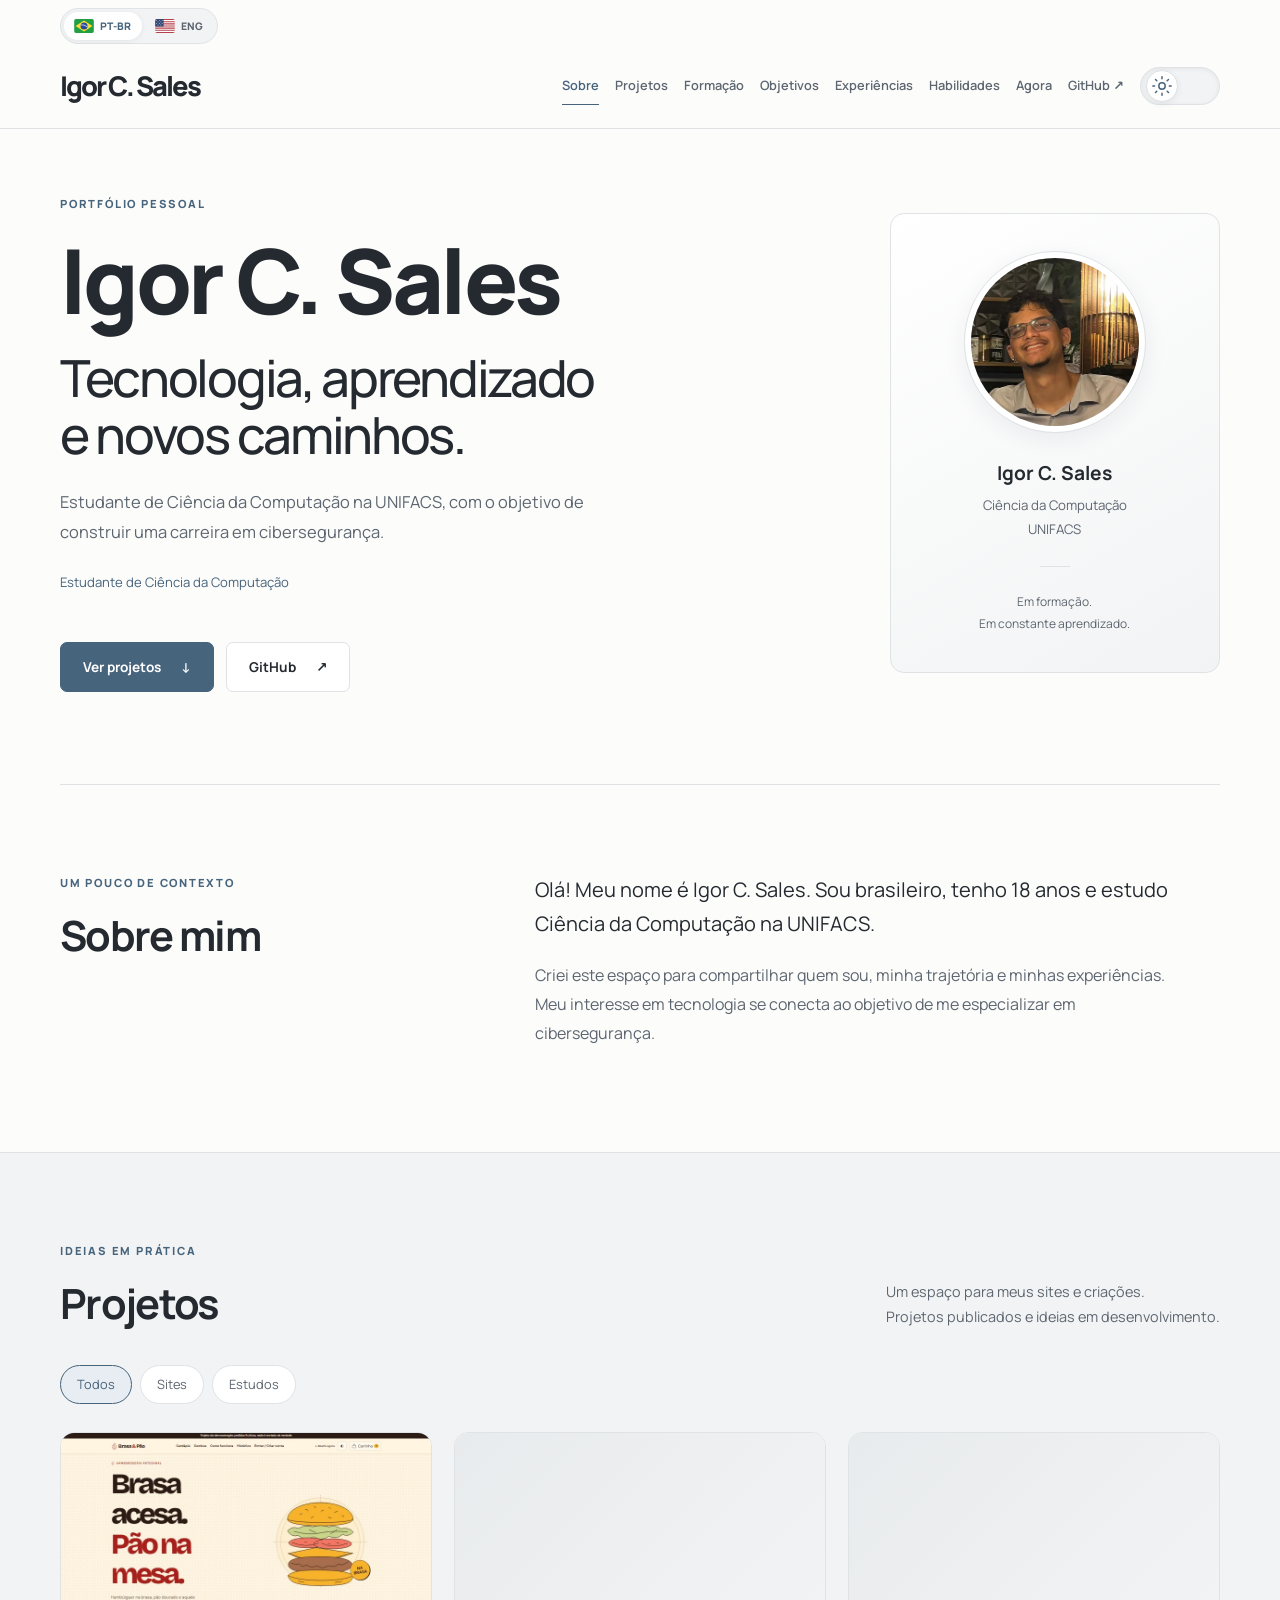
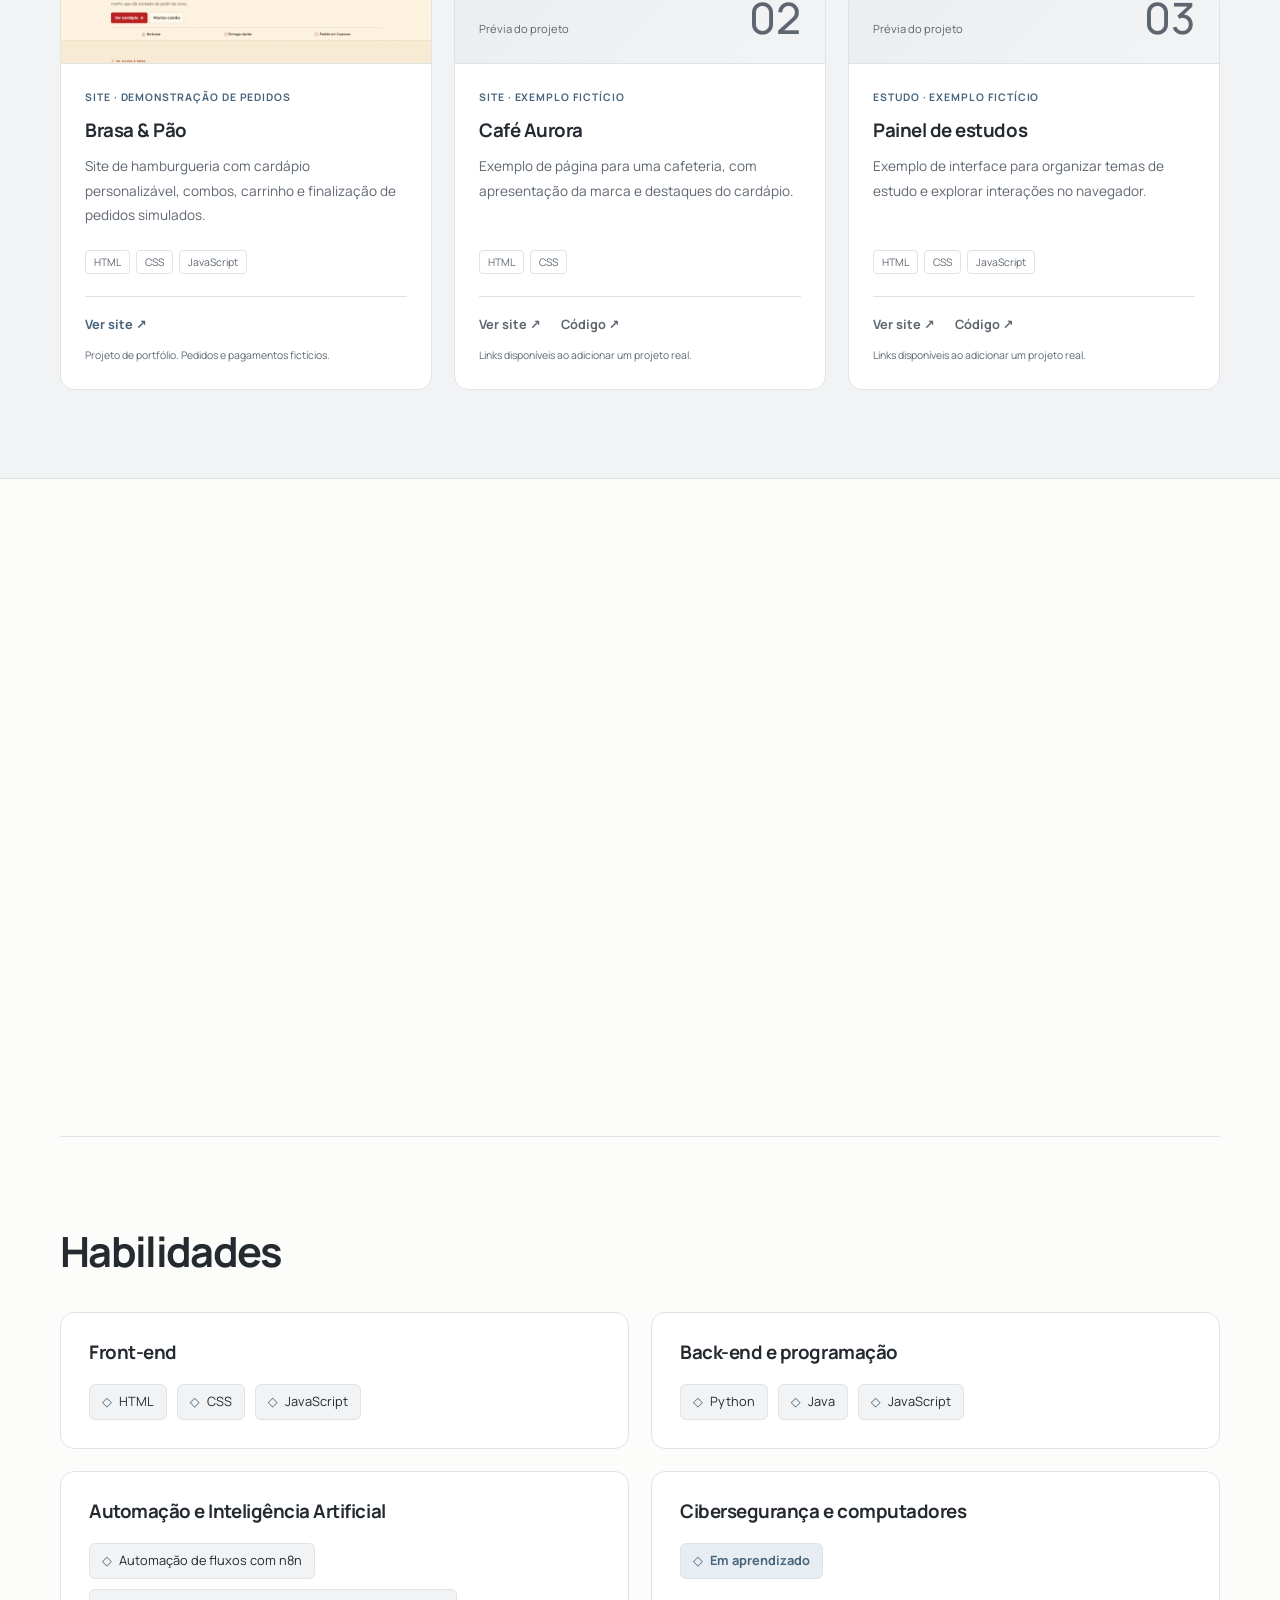
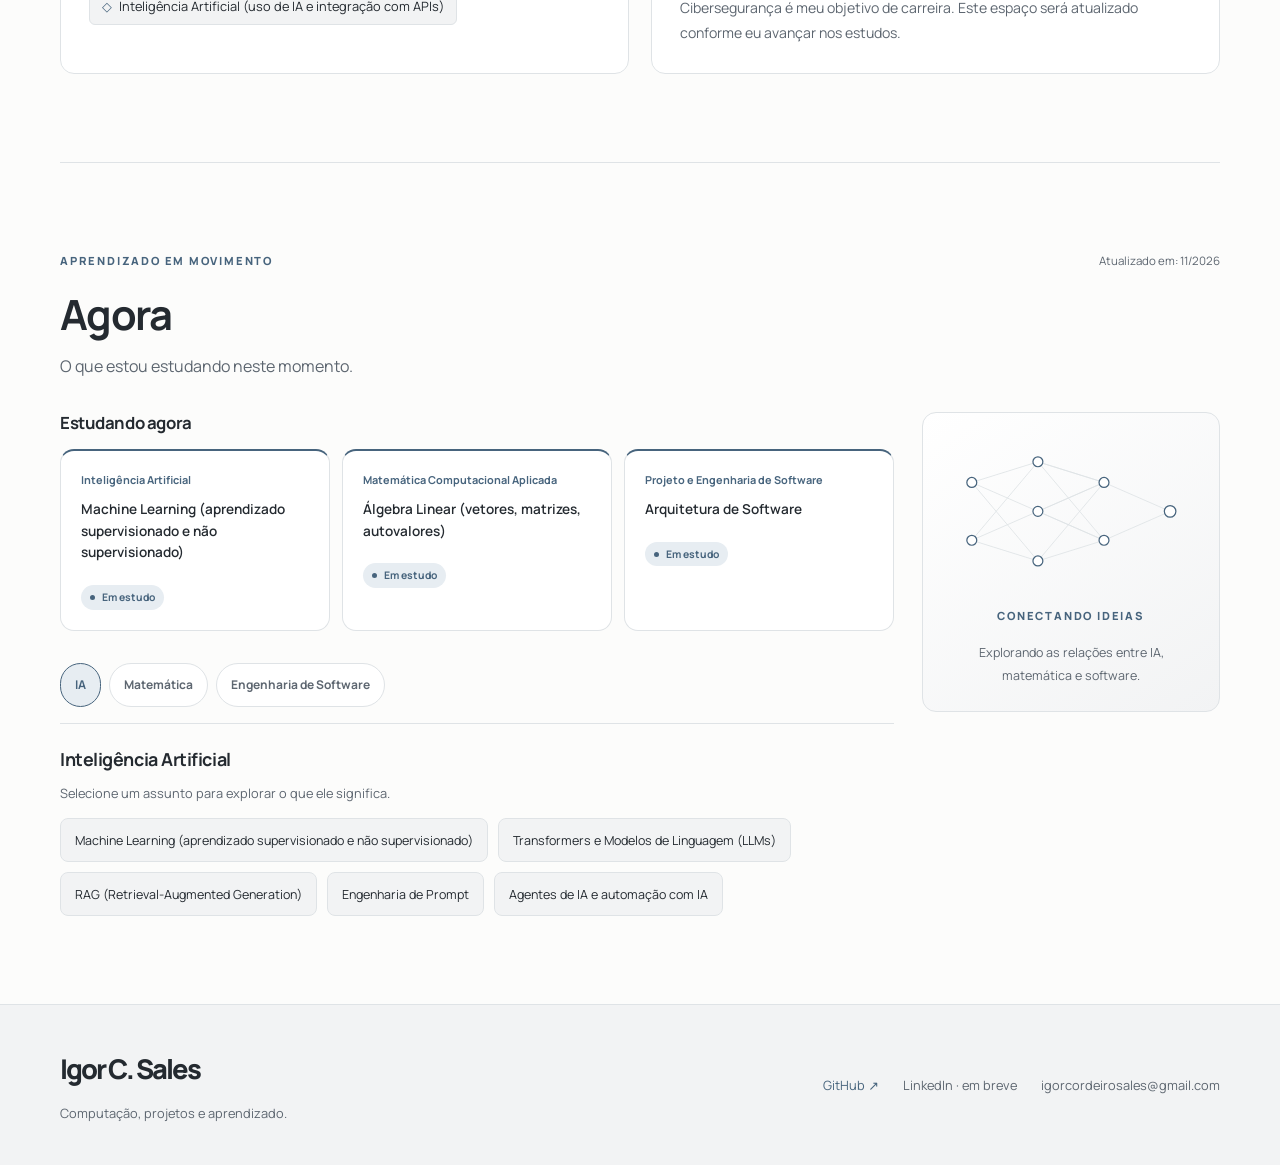
<file: index.html>
<!DOCTYPE html>
<html lang="pt-BR">
<head>
    <meta charset="UTF-8">
    <meta name="viewport" content="width=device-width, initial-scale=1.0">
    <title>Igor C. Sales | Computação, projetos e cibersegurança</title>
    <meta name="description" content="Portfólio de Igor C. Sales, estudante de Ciência da Computação na UNIFACS. Conheça minha trajetória, meus projetos e meu interesse em cibersegurança.">
    <meta name="theme-color" content="#fcfcfb">
    <!-- Script mínimo antes do CSS; hash correspondente na CSP de vercel.json. -->
    <script>(()=>{let t;try{t=localStorage.getItem('portfolio-theme')}catch{}if(t!=='light'&&t!=='dark')t=matchMedia('(prefers-color-scheme: dark)').matches?'dark':'light';document.documentElement.dataset.theme=t;const m=document.querySelector('meta[name="theme-color"]');if(m)m.content=t==='dark'?'#1b2027':'#fcfcfb'})();</script>
    <link rel="canonical" href="https://igordev-portifolio.vercel.app/">
    <meta property="og:title" content="Igor C. Sales | Computação, projetos e cibersegurança">
    <meta property="og:description" content="Portfólio de Igor C. Sales, estudante de Ciência da Computação na UNIFACS. Conheça minha trajetória, meus projetos e meu interesse em cibersegurança.">
    <meta property="og:type" content="website">
    <meta property="og:locale" content="pt_BR">
    <meta property="og:url" content="https://igordev-portifolio.vercel.app/">
    <meta property="og:image" content="https://igordev-portifolio.vercel.app/img/og-image.png">
    <meta property="og:image:type" content="image/png">
    <meta property="og:image:width" content="1200">
    <meta property="og:image:height" content="630">
    <meta property="og:image:alt" content="Igor C. Sales — portfólio pessoal">
    <meta name="twitter:card" content="summary_large_image">
    <meta name="twitter:title" content="Igor C. Sales | Computação, projetos e cibersegurança">
    <meta name="twitter:description" content="Portfólio de Igor C. Sales, estudante de Ciência da Computação na UNIFACS. Conheça minha trajetória, meus projetos e meu interesse em cibersegurança.">
    <meta name="twitter:image" content="https://igordev-portifolio.vercel.app/img/og-image.png">
    <meta name="twitter:image:alt" content="Igor C. Sales — portfólio pessoal">
    <link rel="preconnect" href="https://fonts.googleapis.com">
    <link rel="preconnect" href="https://fonts.gstatic.com" crossorigin>
    <link href="https://fonts.googleapis.com/css2?family=Manrope:wght@400;500;600;700;800&display=swap" rel="stylesheet">
    <link rel="alternate" hreflang="pt-BR" href="https://igordev-portifolio.vercel.app/">
    <link rel="alternate" hreflang="en" href="https://igordev-portifolio.vercel.app/en.html">
    <link rel="alternate" hreflang="x-default" href="https://igordev-portifolio.vercel.app/">
    <link rel="icon" href="favicon.ico" sizes="32x32">
    <link rel="icon" href="favicon.svg" type="image/svg+xml">
    <link rel="stylesheet" href="style.css">
    <script src="script.js" defer></script>
    <script src="theme.js" defer></script>
    <script src="now.js" defer></script>
</head>
<body>
    <a class="skip-link" href="#conteudo">Pular para o conteúdo</a>
    <div class="reading-progress" aria-hidden="true"></div>
    <header class="site-header">
        <div class="language-bar container">
            <!-- Links funcionam sem JavaScript; a página ativa é indicada por aria-current. -->
            <nav class="language-switch" aria-label="Escolher idioma">
                <a href="index.html" lang="pt-BR" hreflang="pt-BR" aria-label="PT-BR — Português do Brasil" aria-current="page"><img src="flag-br.svg" alt="" width="20" height="14"><span>PT-BR</span></a>
                <a href="en.html" lang="en" hreflang="en" aria-label="ENG — Ler em inglês"><img src="flag-us.svg" alt="" width="20" height="14"><span>ENG</span></a>
            </nav>
        </div>
        <nav class="navigation container" aria-label="Navegação principal">
            <a class="brand" href="#inicio" aria-label="Igor C. Sales, início">Igor C. Sales</a>
            <button class="menu-toggle" type="button" aria-controls="menu" aria-expanded="false" hidden>Menu <span aria-hidden="true">☰</span></button>
            <ul id="menu" class="nav-links">
                <li><a href="#sobre">Sobre</a></li>
                <li><a href="#projetos">Projetos</a></li>
                <li><a href="#formacao">Formação</a></li>
                <li><a href="#objetivos">Objetivos</a></li>
                <li><a href="#experiencias">Experiências</a></li>
                <li><a href="#habilidades">Habilidades</a></li>
                <li><a href="#agora">Agora</a></li>
                <li><a href="https://github.com/tocadosdev" target="_blank" rel="noopener noreferrer" aria-label="Perfil de Igor C. Sales no GitHub, abre em nova aba">GitHub <span aria-hidden="true">↗</span></a></li>
                <li class="theme-menu-item"><button class="theme-toggle" type="button" aria-label="Ativar modo escuro" aria-pressed="false" hidden>
                        <span class="theme-track" aria-hidden="true"></span>
                        <span class="theme-knob" aria-hidden="true">
                            <svg class="theme-icon theme-sun" viewBox="0 0 24 24" width="22" height="22" fill="none" stroke="currentColor" stroke-width="1.6" stroke-linecap="round" focusable="false">
                                <circle cx="12" cy="12" r="3.5"/>
                                <g class="theme-sun-rays"><path d="M12 2v2M12 20v2M2 12h2M20 12h2M4.93 4.93l1.42 1.42M17.65 17.65l1.42 1.42M4.93 19.07l1.42-1.42M17.65 6.35l1.42-1.42"/></g>
                            </svg>
                            <svg class="theme-icon theme-moon" viewBox="0 0 24 24" width="22" height="22" fill="none" stroke="currentColor" stroke-width="1.6" stroke-linecap="round" stroke-linejoin="round" focusable="false">
                                <path d="M18.3 15.7A7.3 7.3 0 0 1 8.3 5.7a7.5 7.5 0 1 0 10 10Z"/>
                                <g class="theme-stars"><path d="M17 3v4M15 5h4M21 9v2M20 10h2"/></g>
                            </svg>
                        </span>
                    </button></li>
            </ul>
        </nav>
    </header>

    <main id="conteudo" tabindex="-1">
        <section id="inicio" class="hero container" aria-labelledby="hero-title">
            <div class="hero-content">
                <p class="eyebrow">Portfólio pessoal</p>
                <h1 id="hero-title">Igor C. Sales<br><span class="hero-subtitle">Tecnologia, aprendizado<br>e novos caminhos.</span></h1>
                <p class="hero-description">Estudante de Ciência da Computação na UNIFACS, com o objetivo de construir uma carreira em cibersegurança.</p>
                <p class="typewriter" aria-hidden="true"><span id="typewriter">Estudante de Ciência da Computação</span></p>
                <div class="hero-actions">
                    <a class="button button-primary" href="#projetos">Ver projetos <span aria-hidden="true">↓</span></a>
                    <a class="button button-secondary" href="https://github.com/tocadosdev" target="_blank" rel="noopener noreferrer" aria-label="Perfil de Igor C. Sales no GitHub, abre em nova aba">GitHub <span aria-hidden="true">↗</span></a>
                </div>
            </div>
            <aside class="profile-panel" aria-label="Apresentação de Igor C. Sales">
                <div class="photo-placeholder">
                    <!-- Foto otimizada: WebP com fallback JPG; manter as dimensões reais. -->
                    <picture>
                        <source srcset="img/foto-igor.webp" type="image/webp">
                        <img src="img/foto-igor.jpg" alt="Foto de Igor C. Sales" width="360" height="445" loading="lazy" decoding="async">
                    </picture>
                </div>
                <p class="profile-name">Igor C. Sales</p>
                <p class="profile-detail">Ciência da Computação<br>UNIFACS</p>
                <span class="profile-rule" aria-hidden="true"></span>
                <p class="profile-caption">Em formação.<br>Em constante aprendizado.</p>
            </aside>
        </section>

        <section id="sobre" class="section container" aria-labelledby="sobre-title">
            <div class="section-heading" data-reveal>
                <p class="eyebrow">Um pouco de contexto</p>
                <h2 id="sobre-title">Sobre mim</h2>
            </div>
            <div class="about-copy" data-reveal>
                <p class="large-copy">Olá! Meu nome é Igor C. Sales. Sou brasileiro, tenho 18 anos e estudo Ciência da Computação na UNIFACS.</p>
                <p>Criei este espaço para compartilhar quem sou, minha trajetória e minhas experiências. Meu interesse em tecnologia se conecta ao objetivo de me especializar em cibersegurança.</p>
            </div>
        </section>

        <section id="projetos" class="projects-section section" aria-labelledby="projetos-title">
            <div class="container">
                <div class="projects-heading" data-reveal>
                    <div><p class="eyebrow">Ideias em prática</p><h2 id="projetos-title">Projetos</h2></div>
                    <p>Um espaço para meus sites e criações.<br>Projetos publicados e ideias em desenvolvimento.</p>
                </div>
                <div class="project-filters" role="group" aria-label="Filtrar projetos" hidden>
                    <button type="button" data-filter="todos" aria-pressed="true">Todos</button>
                    <button type="button" data-filter="sites" aria-pressed="false">Sites</button>
                    <button type="button" data-filter="estudos" aria-pressed="false">Estudos</button>
                </div>
                <p id="filter-status" class="sr-only" role="status" aria-live="polite"></p>
                <div class="project-grid">
                    <!-- NOVO PROJETO: copie um article.project-card, troque data-category, título, descrição e tags.
                         Substitua a prévia por <img src="img/projeto.jpg" alt="Prévia do projeto" width="800" height="500" loading="lazy">.
                         Troque os botões desativados por <a class="project-link" href="URL-REAL" target="_blank" rel="noopener noreferrer">Ver site ↗</a>
                         e outro link para Código. Não publique URLs fictícias. -->
                    <article class="project-card" data-category="sites" data-reveal>
                        <img src="img/brasa-e-pao.webp" alt="Página inicial da Brasa & Pão com ilustração de hambúrguer, cardápio e cores creme e vermelho" width="800" height="500" loading="lazy">
                        <div class="project-content">
                            <p class="project-kind">Site · Demonstração de pedidos</p>
                            <h3>Brasa &amp; Pão</h3>
                            <p>Site de hamburgueria com cardápio personalizável, combos, carrinho e finalização de pedidos simulados.</p>
                            <ul class="tags" aria-label="Tecnologias"><li>HTML</li><li>CSS</li><li>JavaScript</li></ul>
                            <div class="project-actions"><a class="project-link" href="https://brasa-e-pao-chi.vercel.app/" target="_blank" rel="noopener noreferrer">Ver site ↗</a></div>
                            <p class="project-note">Projeto de portfólio. Pedidos e pagamentos fictícios.</p>
                        </div>
                    </article>
                    <article class="project-card" data-category="sites" data-reveal>
                        <div class="project-preview" role="img" aria-label="Espaço reservado para prévia do projeto"><span>Prévia do projeto</span><span aria-hidden="true">02</span></div>
                        <div class="project-content">
                            <p class="project-kind">Site · Exemplo fictício</p>
                            <h3>Café Aurora</h3>
                            <p>Exemplo de página para uma cafeteria, com apresentação da marca e destaques do cardápio.</p>
                            <ul class="tags" aria-label="Tecnologias"><li>HTML</li><li>CSS</li></ul>
                            <div class="project-actions"><button class="project-link" type="button" disabled>Ver site ↗</button><button class="project-link" type="button" disabled>Código ↗</button></div>
                            <p class="project-note">Links disponíveis ao adicionar um projeto real.</p>
                        </div>
                    </article>
                    <article class="project-card" data-category="estudos" data-reveal>
                        <div class="project-preview" role="img" aria-label="Espaço reservado para prévia do projeto"><span>Prévia do projeto</span><span aria-hidden="true">03</span></div>
                        <div class="project-content">
                            <p class="project-kind">Estudo · Exemplo fictício</p>
                            <h3>Painel de estudos</h3>
                            <p>Exemplo de interface para organizar temas de estudo e explorar interações no navegador.</p>
                            <ul class="tags" aria-label="Tecnologias"><li>HTML</li><li>CSS</li><li>JavaScript</li></ul>
                            <div class="project-actions"><button class="project-link" type="button" disabled>Ver site ↗</button><button class="project-link" type="button" disabled>Código ↗</button></div>
                            <p class="project-note">Links disponíveis ao adicionar um projeto real.</p>
                        </div>
                    </article>
                </div>
            </div>
        </section>

        <div class="journey container">
            <section id="formacao" class="journey-row" aria-labelledby="formacao-title" data-reveal>
                <div><p class="eyebrow">Minha base</p><h2 id="formacao-title">Formação</h2></div>
                <div><h3>Ciência da Computação</h3><p>UNIFACS <span aria-hidden="true">·</span> Cursando</p><!-- Adicione cursos e certificações reais aqui. --></div>
            </section>
            <section id="objetivos" class="journey-row" aria-labelledby="objetivos-title" data-reveal>
                <div><p class="eyebrow">O próximo passo</p><h2 id="objetivos-title">Meus objetivos</h2></div>
                <div><h3>Construir uma carreira em cibersegurança</h3><p>Quero me especializar em cibersegurança e trabalhar nessa área, desenvolvendo conhecimentos para ajudar a proteger sistemas, redes e informações.</p></div>
            </section>
            <section id="experiencias" class="journey-row" aria-labelledby="experiencias-title" data-reveal>
                <div><p class="eyebrow">Minha trajetória</p><h2 id="experiencias-title">Experiências</h2></div>
                <div><h3>Um espaço em construção</h3><p>Em breve, compartilharei aqui minhas experiências, projetos e aprendizados.</p><!-- Substitua por suas experiências reais. --></div>
            </section>
        </div>

        <section id="habilidades" class="section container skills-section" aria-labelledby="habilidades-title">
            <div class="section-heading" data-reveal>
                <h2 id="habilidades-title">Habilidades</h2>
            </div>
            <!-- Para adicionar uma habilidade, copie um li da lista skills-tags da categoria.
                 Para uma categoria nova, copie um article.skill-card completo, altere o h3
                 e suas etiquetas. Mantenha data-reveal para usar a animação de entrada. -->
            <div class="skills-grid">
                <article class="skill-card" data-reveal>
                    <h3>Front-end</h3>
                    <ul class="skills-tags" aria-label="Habilidades de front-end">
                        <li><span aria-hidden="true">◇</span> HTML</li>
                        <li><span aria-hidden="true">◇</span> CSS</li>
                        <li><span aria-hidden="true">◇</span> JavaScript</li>
                    </ul>
                </article>
                <article class="skill-card" data-reveal>
                    <h3>Back-end e programação</h3>
                    <ul class="skills-tags" aria-label="Habilidades de back-end e programação">
                        <li><span aria-hidden="true">◇</span> Python</li>
                        <li><span aria-hidden="true">◇</span> Java</li>
                        <li><span aria-hidden="true">◇</span> JavaScript</li>
                    </ul>
                </article>
                <article class="skill-card" data-reveal>
                    <h3>Automação e Inteligência Artificial</h3>
                    <ul class="skills-tags" aria-label="Habilidades de automação e inteligência artificial">
                        <li><span aria-hidden="true">◇</span> Automação de fluxos com n8n</li>
                        <li><span aria-hidden="true">◇</span> Inteligência Artificial (uso de IA e integração com APIs)</li>
                    </ul>
                </article>
                <article class="skill-card" data-reveal>
                    <h3>Cibersegurança e computadores</h3>
                    <p class="learning-label"><span aria-hidden="true">◇</span> Em aprendizado</p>
                    <p class="skill-description">Cibersegurança é meu objetivo de carreira. Este espaço será atualizado conforme eu avançar nos estudos.</p>
                    <!-- Adicione ferramentas e habilidades reais aqui quando quiser. -->
                </article>
            </div>
        </section>

        <section id="agora" class="section container now-section" aria-labelledby="agora-title">
            <div class="now-heading" data-reveal>
                <div><p class="eyebrow">Aprendizado em movimento</p><h2 id="agora-title">Agora</h2><p>O que estou estudando neste momento.</p></div>
                <!-- Edite updated no topo de now.js para alterar mês/ano. -->
                <p class="now-updated"><span class="now-updated-label">Atualizado em: </span><time datetime="2026-11">11/2026</time></p>
            </div>
            <div class="now-layout">
                <!-- Áreas, temas, explicações e destaques ficam em NOW_DATA no topo de now.js. -->
                <div class="now-content">
                    <p>Inteligência Artificial · Matemática Computacional Aplicada · Projeto e Engenharia de Software</p>
                    <noscript><p>Ative o JavaScript para explorar os temas e suas explicações.</p></noscript>
                </div>
                <aside class="now-visual" aria-label="Conexões entre ideias">
                    <svg class="now-network" viewBox="0 0 300 180" aria-hidden="true" focusable="false">
                        <g class="now-connections" fill="none">
                            <path d="M30 55 110 30 190 55 270 90M30 55 110 90 190 55M30 55 110 150 190 125 270 90M30 125 110 30 190 125M30 125 110 90 190 125M30 125 110 150M110 30 190 55M110 90 190 125M110 150 190 55M110 90 190 55"/>
                        </g>
                        <g class="now-nodes">
                            <circle class="now-node" cx="30" cy="55" r="6"/><circle class="now-node" cx="30" cy="125" r="6"/>
                            <circle class="now-node" cx="110" cy="30" r="6"/><circle class="now-node" cx="110" cy="90" r="6"/><circle class="now-node" cx="110" cy="150" r="6"/>
                            <circle class="now-node" cx="190" cy="55" r="6"/><circle class="now-node" cx="190" cy="125" r="6"/>
                            <circle class="now-node" cx="270" cy="90" r="7"/>
                        </g>
                    </svg>
                    <p class="eyebrow">Conectando ideias</p>
                    <p>Explorando as relações entre IA, matemática e software.</p>
                </aside>
            </div>
        </section>
    </main>

    <footer class="site-footer">
        <div class="container footer-content">
            <div><a class="brand" href="#inicio">Igor C. Sales</a><p>Computação, projetos e aprendizado.</p></div>
            <div class="footer-links">
                <a href="https://github.com/tocadosdev" target="_blank" rel="noopener noreferrer" aria-label="Perfil de Igor C. Sales no GitHub, abre em nova aba">GitHub ↗</a>
                <!-- Substitua os textos abaixo por links reais quando quiser divulgar seus contatos. -->
                <span>LinkedIn · em breve</span><span>igorcordeirosales@gmail.com</span>
            </div>
        </div>
    </footer>
    <a class="back-to-top" href="#inicio" aria-label="Voltar ao topo" hidden>↑</a>
</body>
</html>
</file>
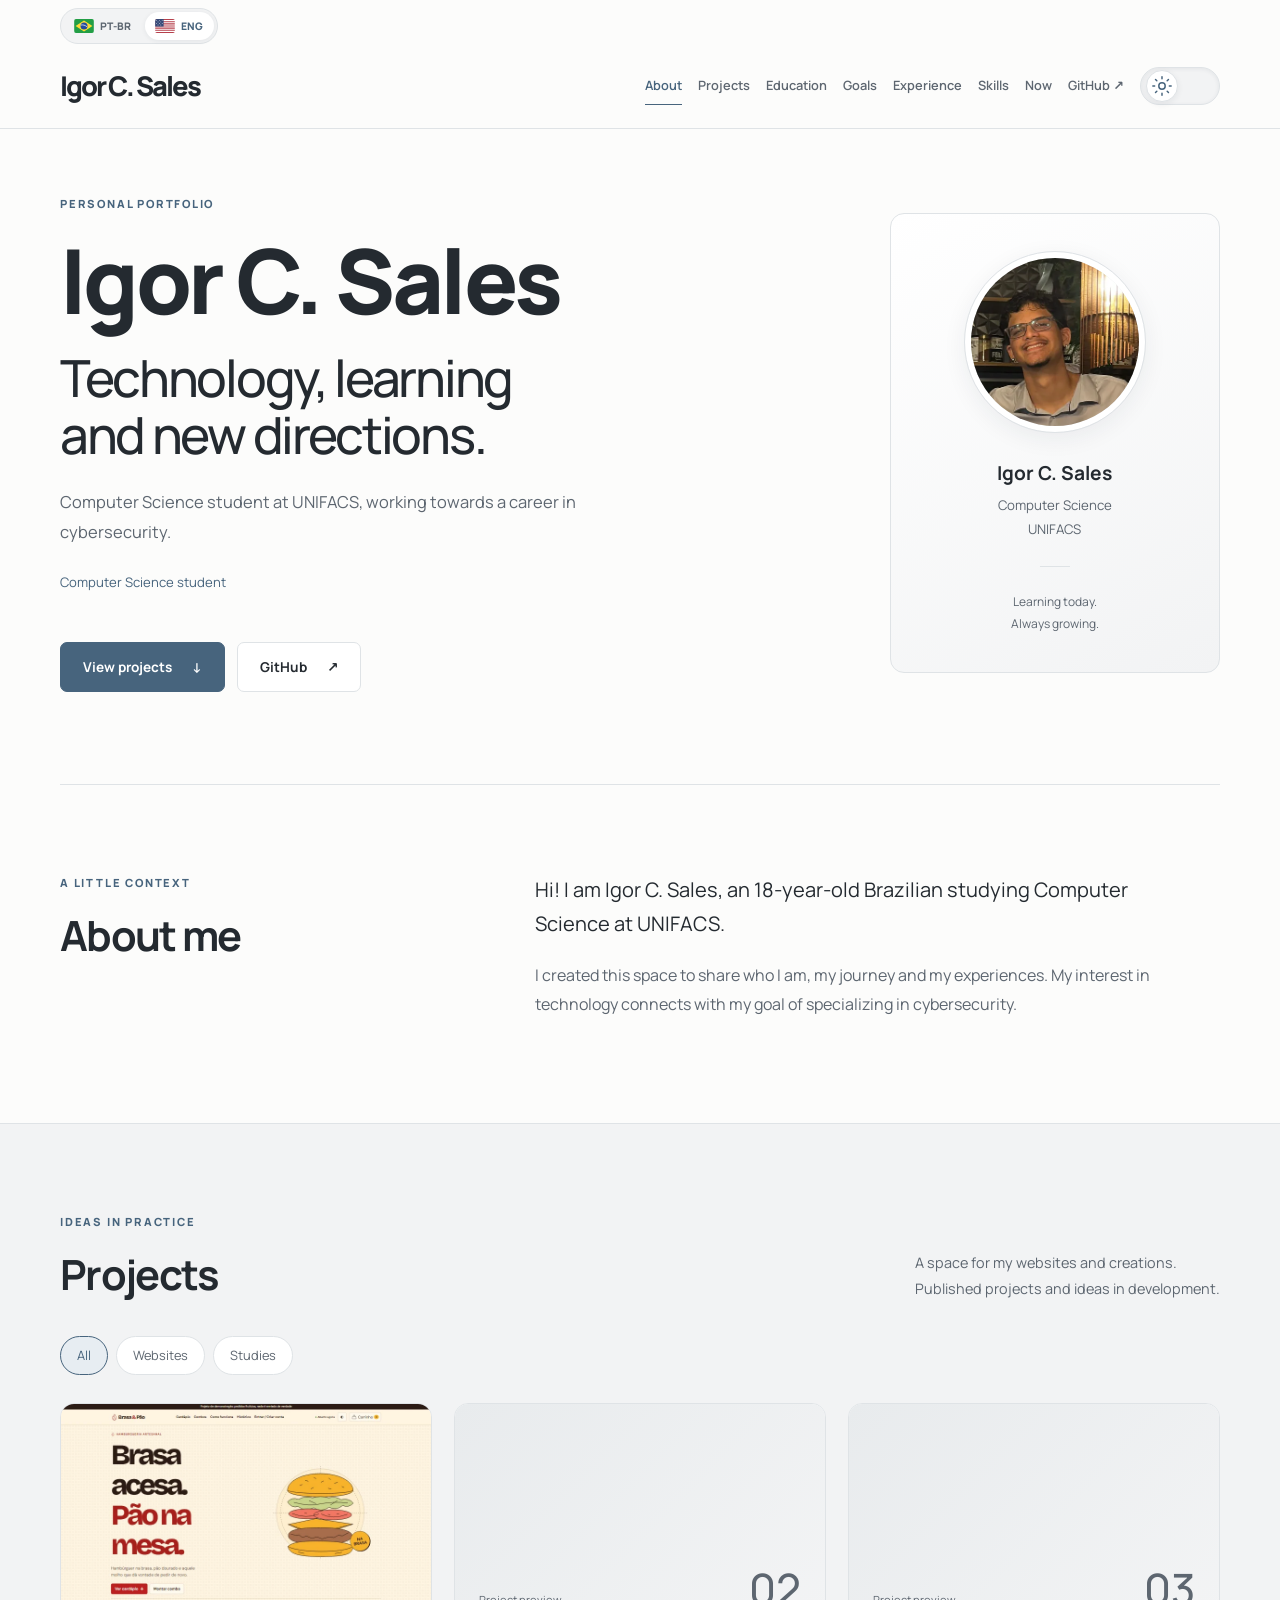
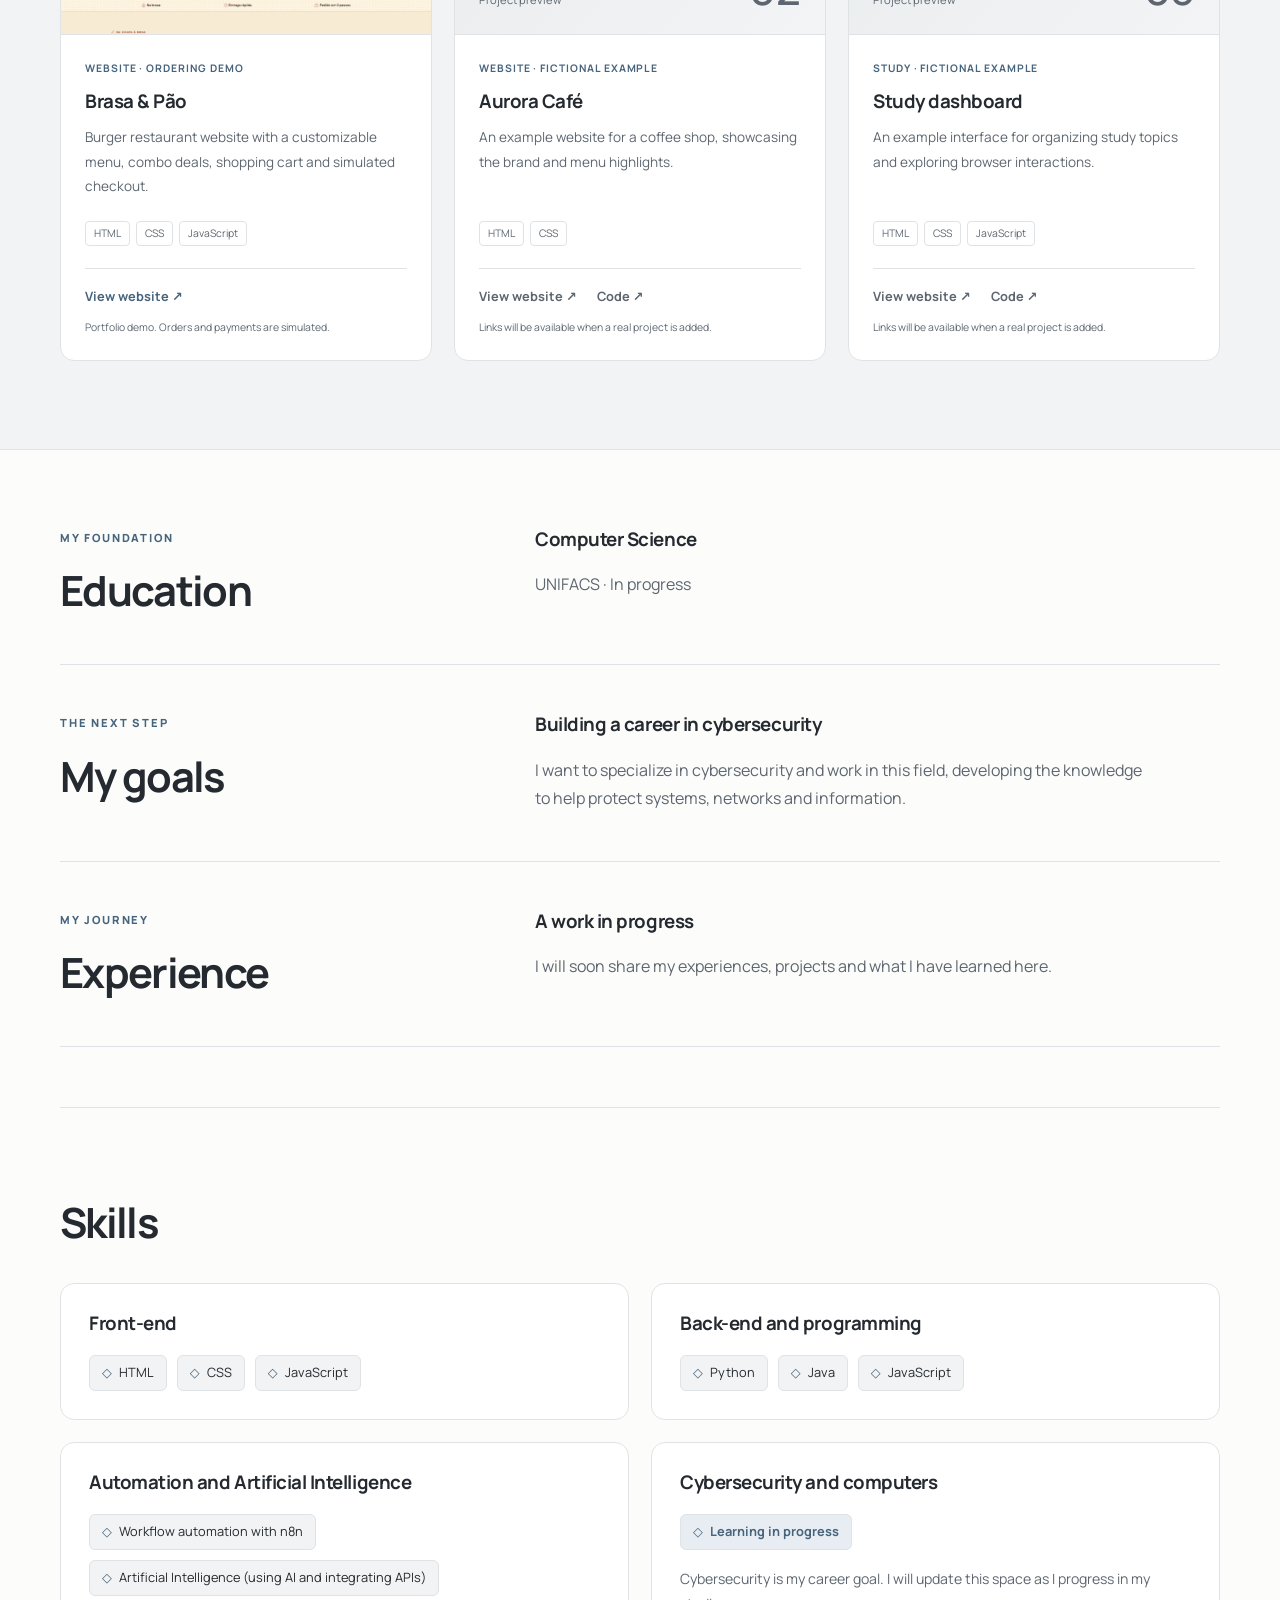
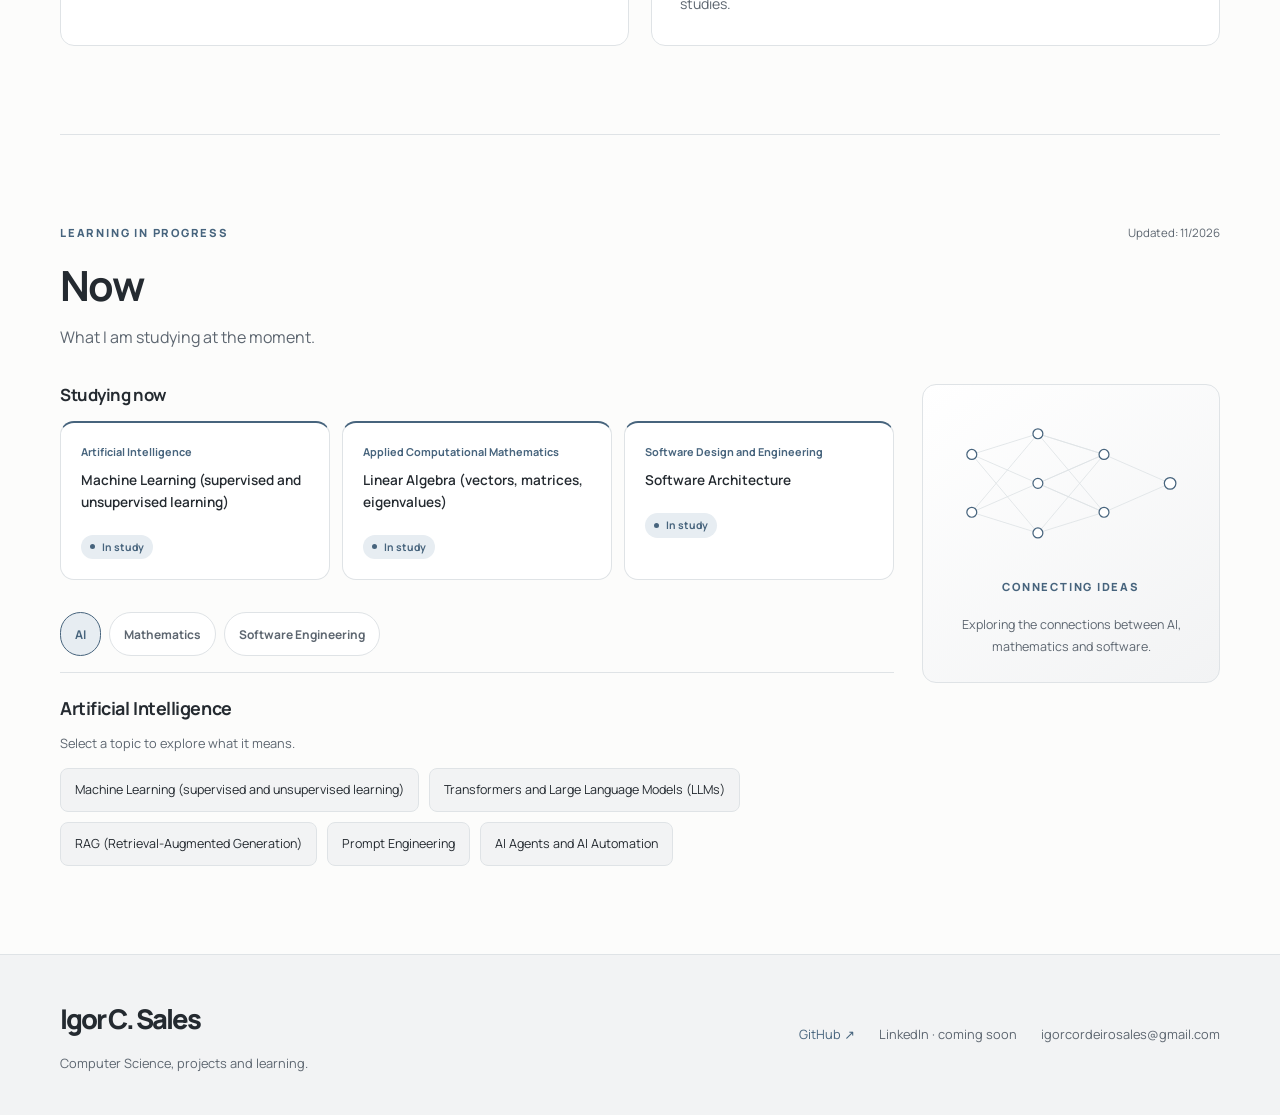
<file: en.html>
<!DOCTYPE html>
<html lang="en">
<head>
    <meta charset="UTF-8">
    <meta name="viewport" content="width=device-width, initial-scale=1.0">
    <title>Igor C. Sales | Computer Science, projects and cybersecurity</title>
    <meta name="description" content="Portfolio of Igor C. Sales, a Computer Science student at UNIFACS. Explore my background, projects and interest in cybersecurity.">
    <meta name="theme-color" content="#fcfcfb">
    <!-- Script mínimo antes do CSS; hash correspondente na CSP de vercel.json. -->
    <script>(()=>{let t;try{t=localStorage.getItem('portfolio-theme')}catch{}if(t!=='light'&&t!=='dark')t=matchMedia('(prefers-color-scheme: dark)').matches?'dark':'light';document.documentElement.dataset.theme=t;const m=document.querySelector('meta[name="theme-color"]');if(m)m.content=t==='dark'?'#1b2027':'#fcfcfb'})();</script>
    <link rel="canonical" href="https://igordev-portifolio.vercel.app/en.html">
    <meta property="og:title" content="Igor C. Sales | Computer Science, projects and cybersecurity">
    <meta property="og:description" content="Portfolio of Igor C. Sales, a Computer Science student at UNIFACS. Explore my background, projects and interest in cybersecurity.">
    <meta property="og:type" content="website">
    <meta property="og:locale" content="en_US">
    <meta property="og:url" content="https://igordev-portifolio.vercel.app/en.html">
    <meta property="og:image" content="https://igordev-portifolio.vercel.app/img/og-image.png">
    <meta property="og:image:type" content="image/png">
    <meta property="og:image:width" content="1200">
    <meta property="og:image:height" content="630">
    <meta property="og:image:alt" content="Igor C. Sales — personal portfolio">
    <meta name="twitter:card" content="summary_large_image">
    <meta name="twitter:title" content="Igor C. Sales | Computer Science, projects and cybersecurity">
    <meta name="twitter:description" content="Portfolio of Igor C. Sales, a Computer Science student at UNIFACS. Explore my background, projects and interest in cybersecurity.">
    <meta name="twitter:image" content="https://igordev-portifolio.vercel.app/img/og-image.png">
    <meta name="twitter:image:alt" content="Igor C. Sales — personal portfolio">
    <link rel="preconnect" href="https://fonts.googleapis.com">
    <link rel="preconnect" href="https://fonts.gstatic.com" crossorigin>
    <link href="https://fonts.googleapis.com/css2?family=Manrope:wght@400;500;600;700;800&display=swap" rel="stylesheet">
    <link rel="alternate" hreflang="pt-BR" href="https://igordev-portifolio.vercel.app/">
    <link rel="alternate" hreflang="en" href="https://igordev-portifolio.vercel.app/en.html">
    <link rel="alternate" hreflang="x-default" href="https://igordev-portifolio.vercel.app/">
    <link rel="icon" href="favicon.ico" sizes="32x32">
    <link rel="icon" href="favicon.svg" type="image/svg+xml">
    <link rel="stylesheet" href="style.css">
    <script src="script.js" defer></script>
    <script src="theme.js" defer></script>
    <script src="now.js" defer></script>
</head>
<body>
    <a class="skip-link" href="#conteudo">Skip to content</a>
    <div class="reading-progress" aria-hidden="true"></div>
    <header class="site-header">
        <div class="language-bar container">
            <!-- Links funcionam sem JavaScript; a página ativa é indicada por aria-current. -->
            <nav class="language-switch" aria-label="Choose language">
                <a href="index.html" lang="pt-BR" hreflang="pt-BR" aria-label="PT-BR — Read in Brazilian Portuguese"><img src="flag-br.svg" alt="" width="20" height="14"><span>PT-BR</span></a>
                <a href="en.html" lang="en" hreflang="en" aria-label="ENG — Read in English" aria-current="page"><img src="flag-us.svg" alt="" width="20" height="14"><span>ENG</span></a>
            </nav>
        </div>
        <nav class="navigation container" aria-label="Main navigation">
            <a class="brand" href="#inicio" aria-label="Igor C. Sales, home">Igor C. Sales</a>
            <button class="menu-toggle" type="button" aria-controls="menu" aria-expanded="false" hidden>Menu <span aria-hidden="true">☰</span></button>
            <ul id="menu" class="nav-links">
                <li><a href="#sobre">About</a></li>
                <li><a href="#projetos">Projects</a></li>
                <li><a href="#formacao">Education</a></li>
                <li><a href="#objetivos">Goals</a></li>
                <li><a href="#experiencias">Experience</a></li>
                <li><a href="#habilidades">Skills</a></li>
                <li><a href="#agora">Now</a></li>
                <li><a href="https://github.com/tocadosdev" target="_blank" rel="noopener noreferrer" aria-label="Igor C. Sales on GitHub, opens in a new tab">GitHub <span aria-hidden="true">↗</span></a></li>
                <li class="theme-menu-item"><button class="theme-toggle" type="button" aria-label="Enable dark mode" aria-pressed="false" hidden>
                        <span class="theme-track" aria-hidden="true"></span>
                        <span class="theme-knob" aria-hidden="true">
                            <svg class="theme-icon theme-sun" viewBox="0 0 24 24" width="22" height="22" fill="none" stroke="currentColor" stroke-width="1.6" stroke-linecap="round" focusable="false">
                                <circle cx="12" cy="12" r="3.5"/>
                                <g class="theme-sun-rays"><path d="M12 2v2M12 20v2M2 12h2M20 12h2M4.93 4.93l1.42 1.42M17.65 17.65l1.42 1.42M4.93 19.07l1.42-1.42M17.65 6.35l1.42-1.42"/></g>
                            </svg>
                            <svg class="theme-icon theme-moon" viewBox="0 0 24 24" width="22" height="22" fill="none" stroke="currentColor" stroke-width="1.6" stroke-linecap="round" stroke-linejoin="round" focusable="false">
                                <path d="M18.3 15.7A7.3 7.3 0 0 1 8.3 5.7a7.5 7.5 0 1 0 10 10Z"/>
                                <g class="theme-stars"><path d="M17 3v4M15 5h4M21 9v2M20 10h2"/></g>
                            </svg>
                        </span>
                    </button></li>
            </ul>
        </nav>
    </header>

    <main id="conteudo" tabindex="-1">
        <section id="inicio" class="hero container" aria-labelledby="hero-title">
            <div class="hero-content">
                <p class="eyebrow">Personal portfolio</p>
                <h1 id="hero-title">Igor C. Sales<br><span class="hero-subtitle">Technology, learning<br>and new directions.</span></h1>
                <p class="hero-description">Computer Science student at UNIFACS, working towards a career in cybersecurity.</p>
                <p class="typewriter" aria-hidden="true"><span id="typewriter">Computer Science student</span></p>
                <div class="hero-actions">
                    <a class="button button-primary" href="#projetos">View projects <span aria-hidden="true">↓</span></a>
                    <a class="button button-secondary" href="https://github.com/tocadosdev" target="_blank" rel="noopener noreferrer" aria-label="Igor C. Sales on GitHub, opens in a new tab">GitHub <span aria-hidden="true">↗</span></a>
                </div>
            </div>
            <aside class="profile-panel" aria-label="About Igor C. Sales">
                <div class="photo-placeholder">
                    <!-- Foto otimizada: WebP com fallback JPG; manter as dimensões reais. -->
                    <picture>
                        <source srcset="img/foto-igor.webp" type="image/webp">
                        <img src="img/foto-igor.jpg" alt="Photo of Igor C. Sales" width="360" height="445" loading="lazy" decoding="async">
                    </picture>
                </div>
                <p class="profile-name">Igor C. Sales</p>
                <p class="profile-detail">Computer Science<br>UNIFACS</p>
                <span class="profile-rule" aria-hidden="true"></span>
                <p class="profile-caption">Learning today.<br>Always growing.</p>
            </aside>
        </section>

        <section id="sobre" class="section container" aria-labelledby="sobre-title">
            <div class="section-heading" data-reveal>
                <p class="eyebrow">A little context</p>
                <h2 id="sobre-title">About me</h2>
            </div>
            <div class="about-copy" data-reveal>
                <p class="large-copy">Hi! I am Igor C. Sales, an 18-year-old Brazilian studying Computer Science at UNIFACS.</p>
                <p>I created this space to share who I am, my journey and my experiences. My interest in technology connects with my goal of specializing in cybersecurity.</p>
            </div>
        </section>

        <section id="projetos" class="projects-section section" aria-labelledby="projetos-title">
            <div class="container">
                <div class="projects-heading" data-reveal>
                    <div><p class="eyebrow">Ideas in practice</p><h2 id="projetos-title">Projects</h2></div>
                    <p>A space for my websites and creations.<br>Published projects and ideas in development.</p>
                </div>
                <div class="project-filters" role="group" aria-label="Filter projects" hidden>
                    <button type="button" data-filter="todos" aria-pressed="true">All</button>
                    <button type="button" data-filter="sites" aria-pressed="false">Websites</button>
                    <button type="button" data-filter="estudos" aria-pressed="false">Studies</button>
                </div>
                <p id="filter-status" class="sr-only" role="status" aria-live="polite"></p>
                <div class="project-grid">
                    <!-- NOVO PROJETO: copie um article.project-card, troque data-category, título, descrição e tags.
                         Substitua a prévia por <img src="img/projeto.jpg" alt="Project preview" width="800" height="500" loading="lazy">.
                         Troque os botões desativados por <a class="project-link" href="URL-REAL" target="_blank" rel="noopener noreferrer">View website ↗</a>
                         e outro link para Code. Não publique URLs fictícias. -->
                    <article class="project-card" data-category="sites" data-reveal>
                        <img src="img/brasa-e-pao.webp" alt="Brasa & Pão homepage with its burger illustration, menu and warm cream and red palette" width="800" height="500" loading="lazy">
                        <div class="project-content">
                            <p class="project-kind">Website · Ordering demo</p>
                            <h3>Brasa &amp; Pão</h3>
                            <p>Burger restaurant website with a customizable menu, combo deals, shopping cart and simulated checkout.</p>
                            <ul class="tags" aria-label="Technologies"><li>HTML</li><li>CSS</li><li>JavaScript</li></ul>
                            <div class="project-actions"><a class="project-link" href="https://brasa-e-pao-chi.vercel.app/" target="_blank" rel="noopener noreferrer">View website ↗</a></div>
                            <p class="project-note">Portfolio demo. Orders and payments are simulated.</p>
                        </div>
                    </article>
                    <article class="project-card" data-category="sites" data-reveal>
                        <div class="project-preview" role="img" aria-label="Project preview placeholder"><span>Project preview</span><span aria-hidden="true">02</span></div>
                        <div class="project-content">
                            <p class="project-kind">Website · Fictional example</p>
                            <h3>Aurora Café</h3>
                            <p>An example website for a coffee shop, showcasing the brand and menu highlights.</p>
                            <ul class="tags" aria-label="Technologies"><li>HTML</li><li>CSS</li></ul>
                            <div class="project-actions"><button class="project-link" type="button" disabled>View website ↗</button><button class="project-link" type="button" disabled>Code ↗</button></div>
                            <p class="project-note">Links will be available when a real project is added.</p>
                        </div>
                    </article>
                    <article class="project-card" data-category="estudos" data-reveal>
                        <div class="project-preview" role="img" aria-label="Project preview placeholder"><span>Project preview</span><span aria-hidden="true">03</span></div>
                        <div class="project-content">
                            <p class="project-kind">Study · Fictional example</p>
                            <h3>Study dashboard</h3>
                            <p>An example interface for organizing study topics and exploring browser interactions.</p>
                            <ul class="tags" aria-label="Technologies"><li>HTML</li><li>CSS</li><li>JavaScript</li></ul>
                            <div class="project-actions"><button class="project-link" type="button" disabled>View website ↗</button><button class="project-link" type="button" disabled>Code ↗</button></div>
                            <p class="project-note">Links will be available when a real project is added.</p>
                        </div>
                    </article>
                </div>
            </div>
        </section>

        <div class="journey container">
            <section id="formacao" class="journey-row" aria-labelledby="formacao-title" data-reveal>
                <div><p class="eyebrow">My foundation</p><h2 id="formacao-title">Education</h2></div>
                <div><h3>Computer Science</h3><p>UNIFACS <span aria-hidden="true">·</span> In progress</p><!-- Adicione cursos e certificações reais aqui. --></div>
            </section>
            <section id="objetivos" class="journey-row" aria-labelledby="objetivos-title" data-reveal>
                <div><p class="eyebrow">The next step</p><h2 id="objetivos-title">My goals</h2></div>
                <div><h3>Building a career in cybersecurity</h3><p>I want to specialize in cybersecurity and work in this field, developing the knowledge to help protect systems, networks and information.</p></div>
            </section>
            <section id="experiencias" class="journey-row" aria-labelledby="experiencias-title" data-reveal>
                <div><p class="eyebrow">My journey</p><h2 id="experiencias-title">Experience</h2></div>
                <div><h3>A work in progress</h3><p>I will soon share my experiences, projects and what I have learned here.</p><!-- Substitua por suas experiências reais. --></div>
            </section>
        </div>

        <section id="habilidades" class="section container skills-section" aria-labelledby="habilidades-title">
            <div class="section-heading" data-reveal>
                <h2 id="habilidades-title">Skills</h2>
            </div>
            <!-- Para adicionar uma habilidade, copie um li da lista skills-tags da categoria.
                 Para uma categoria nova, copie um article.skill-card completo, altere o h3
                 e suas etiquetas. Mantenha data-reveal para usar a animação de entrada. -->
            <div class="skills-grid">
                <article class="skill-card" data-reveal>
                    <h3>Front-end</h3>
                    <ul class="skills-tags" aria-label="Front-end skills">
                        <li><span aria-hidden="true">◇</span> HTML</li>
                        <li><span aria-hidden="true">◇</span> CSS</li>
                        <li><span aria-hidden="true">◇</span> JavaScript</li>
                    </ul>
                </article>
                <article class="skill-card" data-reveal>
                    <h3>Back-end and programming</h3>
                    <ul class="skills-tags" aria-label="Back-end and programming skills">
                        <li><span aria-hidden="true">◇</span> Python</li>
                        <li><span aria-hidden="true">◇</span> Java</li>
                        <li><span aria-hidden="true">◇</span> JavaScript</li>
                    </ul>
                </article>
                <article class="skill-card" data-reveal>
                    <h3>Automation and Artificial Intelligence</h3>
                    <ul class="skills-tags" aria-label="Automation and artificial intelligence skills">
                        <li><span aria-hidden="true">◇</span> Workflow automation with n8n</li>
                        <li><span aria-hidden="true">◇</span> Artificial Intelligence (using AI and integrating APIs)</li>
                    </ul>
                </article>
                <article class="skill-card" data-reveal>
                    <h3>Cybersecurity and computers</h3>
                    <p class="learning-label"><span aria-hidden="true">◇</span> Learning in progress</p>
                    <p class="skill-description">Cybersecurity is my career goal. I will update this space as I progress in my studies.</p>
                    <!-- Adicione ferramentas e habilidades reais aqui quando quiser. -->
                </article>
            </div>
        </section>

        <section id="agora" class="section container now-section" aria-labelledby="agora-title">
            <div class="now-heading" data-reveal>
                <div><p class="eyebrow">Learning in progress</p><h2 id="agora-title">Now</h2><p>What I am studying at the moment.</p></div>
                <!-- Edite updated no topo de now.js para alterar mês/ano. -->
                <p class="now-updated"><span class="now-updated-label">Updated: </span><time datetime="2026-11">11/2026</time></p>
            </div>
            <div class="now-layout">
                <!-- Áreas, temas, explicações e destaques ficam em NOW_DATA no topo de now.js. -->
                <div class="now-content">
                    <p>Artificial Intelligence · Applied Computational Mathematics · Software Design and Engineering</p>
                    <noscript><p>Enable JavaScript to explore the topics and explanations.</p></noscript>
                </div>
                <aside class="now-visual" aria-label="Connections between ideas">
                    <svg class="now-network" viewBox="0 0 300 180" aria-hidden="true" focusable="false">
                        <g class="now-connections" fill="none">
                            <path d="M30 55 110 30 190 55 270 90M30 55 110 90 190 55M30 55 110 150 190 125 270 90M30 125 110 30 190 125M30 125 110 90 190 125M30 125 110 150M110 30 190 55M110 90 190 125M110 150 190 55M110 90 190 55"/>
                        </g>
                        <g class="now-nodes">
                            <circle class="now-node" cx="30" cy="55" r="6"/><circle class="now-node" cx="30" cy="125" r="6"/>
                            <circle class="now-node" cx="110" cy="30" r="6"/><circle class="now-node" cx="110" cy="90" r="6"/><circle class="now-node" cx="110" cy="150" r="6"/>
                            <circle class="now-node" cx="190" cy="55" r="6"/><circle class="now-node" cx="190" cy="125" r="6"/>
                            <circle class="now-node" cx="270" cy="90" r="7"/>
                        </g>
                    </svg>
                    <p class="eyebrow">Connecting ideas</p>
                    <p>Exploring the connections between AI, mathematics and software.</p>
                </aside>
            </div>
        </section>
    </main>

    <footer class="site-footer">
        <div class="container footer-content">
            <div><a class="brand" href="#inicio">Igor C. Sales</a><p>Computer Science, projects and learning.</p></div>
            <div class="footer-links">
                <a href="https://github.com/tocadosdev" target="_blank" rel="noopener noreferrer" aria-label="Igor C. Sales on GitHub, opens in a new tab">GitHub ↗</a>
                <!-- Substitua os textos abaixo por links reais quando quiser divulgar seus contatos. -->
                <span>LinkedIn · coming soon</span><span>igorcordeirosales@gmail.com</span>
            </div>
        </div>
    </footer>
    <a class="back-to-top" href="#inicio" aria-label="Back to top" hidden>↑</a>
</body>
</html>
</file>
<file: style.css>
/* 1. Tema: todas as cores e fontes podem ser personalizadas aqui. */
:root {
    color-scheme: light;
    --background: #fcfcfb;
    --surface: #f2f3f4;
    --paper: #ffffff;
    --text: #242a30;
    --muted: #5d6670;
    --accent: #47647d;
    --accent-hover: #334e65;
    --accent-soft: #e7edf2;
    --border: #dfe3e6;
    --preview: #e8ebed;
    --preview-end: #f3f4f5;
    --glass: rgb(252 252 251 / 94%);
    --shadow-color: rgb(28 42 55 / 7%);
    --photo-border: #ffffff;
    --on-accent: #ffffff;
    --transparent: transparent;
    --switch-glow: rgb(71 100 125 / 16%);
    --photo-brightness: 1;
    --font-body: "Manrope", system-ui, -apple-system, "Segoe UI", sans-serif;
    --font-heading: var(--font-body);
    --page-width: 1160px;
    --header-height: 90px;
    --radius: 14px;
}


/* Tema escuro: ajuste as cores abaixo. A paleta clara permanece no :root acima.
   Ao mudar --background, ajuste também as duas cores do script inicial no HTML
   e recalcule seu hash SHA-256 no vercel.json. O restante usa apenas variáveis. */
html[data-theme="dark"] {
    color-scheme: dark;
    --background: #1b2027;
    --surface: #222932;
    --paper: #272f39;
    --text: #edf1f5;
    --muted: #b4bec9;
    --accent: #a3bed5;
    --accent-hover: #c0d3e3;
    --accent-soft: #303f50;
    --border: #46515f;
    --preview: #29323d;
    --preview-end: #232b35;
    --glass: rgb(27 32 39 / 94%);
    --shadow-color: rgb(9 13 18 / 24%);
    --photo-border: #394452;
    --on-accent: #1b2027;
    --switch-glow: rgb(163 190 213 / 16%);
    --photo-brightness: .96;
}

/* 2. Base e navegação por teclado. O conteúdo permanece acessível sem JavaScript. */
* { box-sizing: border-box; }
html { scroll-behavior: smooth; scroll-padding-top: calc(var(--header-height) + 24px); }
body { margin: 0; color: var(--text); background: var(--background); font: 400 1rem/1.8 var(--font-body); overflow-wrap: anywhere; }
h1, h2, h3 { font-family: var(--font-heading); line-height: 1.25; letter-spacing: -.04em; }
h1, h2, h3, p { margin-top: 0; }
h2 { font-size: clamp(1.9rem, 3.6vw, 2.6rem); font-weight: 700; }
h3 { font-size: 1.17rem; letter-spacing: -.025em; }
p { color: var(--muted); }
a { color: var(--accent); text-decoration: none; }
a:hover { color: var(--accent-hover); }
button { font: inherit; cursor: pointer; }
button:disabled { cursor: default; }
img { display: block; max-width: 100%; }
[hidden] { display: none !important; }
:focus-visible { outline: 2px solid var(--accent); outline-offset: 5px; }
::selection { background: var(--accent-soft); color: var(--text); }
.container { width: min(var(--page-width), calc(100% - 40px)); margin-inline: auto; }
.accent { color: var(--accent); }
.eyebrow { color: var(--accent); text-transform: uppercase; font-size: .7rem; font-weight: 800; letter-spacing: .16em; margin-bottom: 16px; }
.sr-only { position: absolute; width: 1px; height: 1px; padding: 0; overflow: hidden; clip-path: inset(50%); white-space: nowrap; }
.skip-link { position: fixed; top: 12px; left: 20px; z-index: 30; padding: 10px 18px; background: var(--paper); transform: translateY(-200%); border: 1px solid var(--border); }
.skip-link:focus { transform: none; }

/* 3. Menu fixo: sombra e vidro discreto ao rolar. */
.site-header { position: fixed; inset: 0 0 auto; z-index: 20; background: var(--background); border-bottom: 1px solid var(--border); transition: box-shadow .25s, background-color .25s; }
.site-header.is-scrolled { background: var(--glass); backdrop-filter: blur(14px); box-shadow: 0 4px 22px var(--shadow-color); }
.navigation { min-height: var(--header-height); display: flex; flex-wrap: wrap; align-items: center; justify-content: space-between; gap: 12px 30px; padding-block: 16px; }
.brand { color: var(--text); font-size: 1.7rem; font-weight: 800; letter-spacing: -.07em; }
.brand span { color: var(--accent); }
.nav-links { width: 100%; list-style: none; padding: 0; margin: 0; display: flex; flex-wrap: wrap; gap: 8px 18px; }
.nav-links a { display: block; padding: 7px 0; color: var(--muted); font-size: .8rem; font-weight: 600; border-bottom: 1px solid var(--transparent); transition: color .2s, border-color .2s; }
.nav-links a:hover, .nav-links a.active { color: var(--accent); border-color: var(--accent); }
.menu-toggle { padding: 8px 12px; display: flex; align-items: center; gap: 14px; border: 1px solid var(--border); border-radius: 6px; color: var(--text); background: var(--paper); font-size: .85rem; }
.menu-ready .nav-links { flex-direction: column; }
.reading-progress { position: fixed; inset: 0 0 auto; height: 2px; background: var(--accent); z-index: 25; transform: scaleX(0); transform-origin: left; }

/* 4. Hero: composição limpa, tipografia editorial e retrato. */
.hero { display: grid; gap: 48px; padding-top: 230px; padding-bottom: 64px; align-items: center; }
body.menu-ready .hero { padding-top: 150px; }
.hero h1 { font-size: clamp(3.8rem, 7vw, 6rem); font-weight: 800; line-height: 1.12; margin-bottom: 24px; }
.hero-subtitle { display: block; font-size: clamp(2rem, 4vw, 3.3rem); font-weight: 500; letter-spacing: -.045em; margin-top: 18px; }
.hero-description { max-width: 550px; font-size: 1.03rem; }
.typewriter { color: var(--accent); font-size: .82rem; min-height: 3.6em; max-width: 530px; margin: 24px 0; }
.hero-actions { display: flex; flex-wrap: wrap; gap: 12px; }
.button { display: inline-flex; align-items: center; justify-content: center; gap: 20px; padding: 12px 22px; border: 1px solid var(--border); border-radius: 7px; font-size: .85rem; font-weight: 700; transition: background-color .2s, border-color .2s; }
.button-primary { color: var(--on-accent); background: var(--accent); border-color: var(--accent); }
.button-primary:hover { color: var(--on-accent); background: var(--accent-hover); border-color: var(--accent-hover); }
.button-secondary { color: var(--text); background: var(--paper); }
.button-secondary:hover { border-color: var(--accent); background: var(--accent-soft); }
.profile-panel { padding: 38px 24px; border: 1px solid var(--border); border-radius: var(--radius); background: linear-gradient(150deg, var(--paper), var(--surface)); text-align: center; }
.photo-placeholder { width: 180px; height: 180px; margin: 0 auto 24px; border: 6px solid var(--photo-border); outline: 1px solid var(--border); border-radius: 50%; overflow: hidden; position: relative; display: grid; place-items: center; background: var(--preview); box-shadow: 0 6px 24px var(--shadow-color); }
.photo-placeholder picture { display: block; width: 100%; height: 100%; }
.photo-placeholder img { width: 100%; height: 100%; object-fit: cover; object-position: 45% 25%; }
.photo-monogram { color: var(--accent); font-size: 3.4rem; font-weight: 600; }
.profile-name { color: var(--text); margin-bottom: 4px; font-size: 1.2rem; font-weight: 700; }
.profile-detail { font-size: .83rem; }
.profile-rule { display: block; width: 30px; height: 1px; background: var(--border); margin: 24px auto; }
.profile-caption { font-size: .75rem; margin-bottom: 0; }

/* 5. Sobre e projetos. As prévias cinza não simulam projetos concluídos. */
.section { padding-block: 64px; }
#sobre { display: grid; gap: 20px; border-top: 1px solid var(--border); }
.about-copy { max-width: 660px; }
.large-copy { color: var(--text); font-size: 1.25rem; line-height: 1.7; }
.projects-section { background: var(--surface); border-block: 1px solid var(--border); }
.projects-heading { display: flex; flex-direction: column; gap: 8px; }
.projects-heading h2 { margin-bottom: 16px; }
.projects-heading > p { font-size: .9rem; }
.project-filters { display: flex; flex-wrap: wrap; gap: 8px; margin: 20px 0 28px; }
.project-filters button { color: var(--muted); background: var(--paper); border: 1px solid var(--border); border-radius: 24px; padding: 7px 16px; font-size: .8rem; }
.project-filters button:hover, .project-filters button[aria-pressed="true"] { color: var(--accent); background: var(--accent-soft); border-color: var(--accent); }
.project-grid { display: grid; grid-template-columns: 1fr; gap: 22px; }
.project-card { min-width: 0; background: var(--paper); border: 1px solid var(--border); border-radius: var(--radius); overflow: hidden; transition: transform .25s, box-shadow .25s; }
@media (hover: hover) { .project-card:hover { transform: translateY(-5px); box-shadow: 0 12px 30px var(--shadow-color); } }
.project-preview { aspect-ratio: 8 / 5; padding: 24px; display: flex; align-items: flex-end; justify-content: space-between; background: linear-gradient(135deg, var(--preview), var(--preview-end)); color: var(--muted); font-size: .7rem; border-bottom: 1px solid var(--border); }
.project-preview > span:last-child { font-size: 2.7rem; line-height: 1; font-weight: 500; color: var(--muted); }
.project-card > img { display: block; width: 100%; height: auto; aspect-ratio: 8 / 5; object-fit: cover; border-bottom: 1px solid var(--border); }
.project-content { padding: 24px; }
.project-kind { font-size: .65rem; color: var(--accent); text-transform: uppercase; letter-spacing: .09em; font-weight: 700; margin-bottom: 12px; }
.project-content h3 { margin-bottom: 12px; }
.project-content > p:not(.project-kind):not(.project-note) { font-size: .85rem; min-height: 5.4em; }
.tags { display: flex; flex-wrap: wrap; list-style: none; gap: 6px; padding: 0; margin: 22px 0; }
.tags li { border: 1px solid var(--border); border-radius: 4px; padding: 2px 8px; color: var(--muted); font-size: .65rem; }
.project-actions { display: flex; gap: 20px; border-top: 1px solid var(--border); padding-top: 16px; }
.project-link { padding: 0; border: 0; background: none; color: var(--accent); font-size: .8rem; font-weight: 700; }
.project-link:hover:not(:disabled) { color: var(--accent-hover); text-decoration: underline; }
.project-link:disabled { color: var(--muted); }
.project-note { font-size: .65rem; margin: 10px 0 0; }

/* 6. Seções da trajetória com início distinto, para navegação inequívoca. */
.journey { padding-block: 30px 60px; }
.journey-row { display: grid; gap: 20px; padding-block: 48px; border-bottom: 1px solid var(--border); }
.journey-row h2 { margin-bottom: 0; }
.journey-row > div:last-child { max-width: 620px; }
.journey-row p:last-child { margin-bottom: 0; }
.site-footer { border-top: 1px solid var(--border); background: var(--surface); padding-block: 40px; }
.footer-content { display: flex; flex-direction: column; gap: 24px; }
.footer-content p { font-size: .8rem; margin: 8px 0 0; }
.footer-links { display: flex; flex-wrap: wrap; gap: 12px 24px; align-items: center; font-size: .8rem; }
.footer-links span { color: var(--muted); }
.back-to-top { position: fixed; bottom: 22px; right: 22px; width: 42px; height: 42px; display: grid; place-items: center; border: 1px solid var(--border); border-radius: 50%; background: var(--paper); color: var(--accent); box-shadow: 0 4px 20px var(--shadow-color); z-index: 10; }

/* 7. Entrées discrètes. JS ativo e suporte ao observer são necessários para ocultar. */
.reveal-pending { opacity: 0; transform: translateY(16px); }
.is-revealed { animation: reveal .65s both; animation-delay: var(--reveal-delay, 0ms); }
@keyframes reveal { from { opacity: 0; transform: translateY(16px); } to { opacity: 1; transform: translateY(0); } }

/* 8. Tablet e desktop: duas e três colunas nos projetos. */
@media (min-width: 640px) { .project-grid { grid-template-columns: repeat(2, minmax(0, 1fr)); } }
@media (min-width: 960px) {
    :root { --header-height: 84px; }
    .navigation { flex-wrap: nowrap; }
    .nav-links, .menu-ready .nav-links { width: auto; flex-direction: row; gap: 24px; }
    .menu-toggle { display: none; }
    .hero, body.menu-ready .hero { grid-template-columns: 1.65fr 1fr; gap: 72px; padding-block: 158px 92px; }
    .profile-panel { max-width: 330px; width: 100%; justify-self: end; }
    .section { padding-block: 88px; }
    #sobre, .journey-row { grid-template-columns: 1fr 1.65fr; gap: 60px; }
    .projects-heading { flex-direction: row; align-items: flex-end; justify-content: space-between; }
    .project-grid { grid-template-columns: repeat(3, minmax(0, 1fr)); }
    .footer-content { flex-direction: row; align-items: center; justify-content: space-between; }
}
@media (prefers-reduced-motion: reduce) {
    html { scroll-behavior: auto; }
    *, *::before, *::after { animation: none !important; transition: none !important; }
    .reveal-pending { opacity: 1; transform: none; }
    .project-card:hover { transform: none; }
}

/* Habilidades: categorias em cards, com etiquetas e animação data-reveal existente. */
.skills-section { border-top: 1px solid var(--border); }
.skills-grid { display: grid; grid-template-columns: minmax(0, 1fr); gap: 22px; }
.skill-card { min-width: 0; padding: 28px; border: 1px solid var(--border); border-radius: var(--radius); background: var(--paper); }
.skill-card h3 { margin-bottom: 20px; }
.skills-tags { display: flex; flex-wrap: wrap; gap: 10px; padding: 0; margin: 0; list-style: none; }
.skills-tags li, .learning-label { max-width: 100%; padding: 6px 12px; border: 1px solid var(--border); border-radius: 6px; color: var(--text); background: var(--surface); font-size: .8rem; line-height: 1.7; }
.skills-tags li span, .learning-label span { color: var(--accent); margin-right: 4px; }
.learning-label { display: inline-block; color: var(--accent); background: var(--accent-soft); margin-bottom: 16px; font-weight: 700; }
.skill-description { font-size: .88rem; margin-bottom: 0; }
@media (min-width: 768px) { .skills-grid { grid-template-columns: repeat(2, minmax(0, 1fr)); } }

/* Página 404: usa as mesmas variáveis e componentes do portfólio, sem JavaScript. */
.not-found-page { min-height: 100vh; min-height: 100svh; display: flex; flex-direction: column; }
.not-found-header { padding-block: 28px; }
.not-found-main { flex: 1; display: grid; place-items: center; padding-block: 40px; }
.not-found-card { width: min(100%, 720px); padding: clamp(24px, 5vw, 56px); border: 1px solid var(--border); border-radius: var(--radius); background: linear-gradient(140deg, var(--paper), var(--surface)); }
.not-found-code { margin-bottom: 12px; color: var(--accent); font-size: clamp(5rem, 16vw, 9rem); font-weight: 800; line-height: 1; letter-spacing: -.08em; }
.not-found-card h1 { font-size: clamp(1.8rem, 5vw, 2.8rem); }
.not-found-card > p:not(.eyebrow):not(.not-found-code) { max-width: 48ch; margin-bottom: 28px; }
.not-found-footer { padding-block: 24px; font-size: .8rem; border-top: 1px solid var(--border); }
.not-found-footer p { margin-bottom: 0; }

/* Idiomas: seletor oval discreto no canto superior esquerdo do cabeçalho. */
:root { --header-height: 132px; }
.language-bar { min-height: 40px; padding-top: 8px; display: flex; align-items: center; }
.language-switch { display: inline-flex; align-items: center; gap: 3px; width: fit-content; padding: 3px; border: 1px solid var(--border); border-radius: 999px; background: var(--surface); }
.language-switch a { display: inline-flex; align-items: center; justify-content: center; gap: 6px; min-height: 28px; padding: 3px 10px; border-radius: 999px; color: var(--muted); font-size: .65rem; font-weight: 800; letter-spacing: .03em; transition: background-color .2s, color .2s; }
.language-switch img { width: 20px; height: 14px; border-radius: 2px; flex-shrink: 0; }
.language-switch a:hover { color: var(--accent); background: var(--accent-soft); }
.language-switch a[aria-current="page"] { background: var(--paper); color: var(--accent); box-shadow: 0 1px 5px var(--shadow-color); }
.navigation { min-height: 90px; }
.hero { padding-top: 274px; }
body.menu-ready .hero { padding-top: 188px; }
@media (min-width: 960px) {
    :root { --header-height: 126px; }
    .navigation { min-height: 84px; }
    .hero, body.menu-ready .hero { padding-top: 194px; }
}
@media (prefers-reduced-motion: reduce) { .language-switch a { transition: none; } }

/* Cores fluem por 350ms; o movimento fica separado das cores do tema. */
html.theme-ready, html.theme-ready * {
    transition: background-color .35s ease, color .35s ease, border-color .35s ease, box-shadow .35s ease, fill .35s ease, stroke .35s ease;
}
html.theme-ready .project-card { transition: background-color .35s, color .35s, border-color .35s, box-shadow .35s, transform .25s; }
.photo-placeholder img { filter: brightness(var(--photo-brightness)); }
.theme-menu-item { display: flex; justify-content: flex-end; align-items: center; margin-left: auto; }
.theme-toggle { display: block; position: relative; width: 80px; height: 44px; flex-shrink: 0; border: 0; padding: 0; border-radius: 999px; background: var(--transparent); color: var(--accent); -webkit-tap-highlight-color: var(--transparent); }
.theme-track { position: absolute; inset: 3px 0; border: 1px solid var(--border); border-radius: inherit; background: var(--surface); box-shadow: inset 0 1px 4px var(--shadow-color); }
.theme-toggle:hover .theme-track, .theme-toggle:focus-visible .theme-track { border-color: var(--accent); box-shadow: 0 0 16px var(--switch-glow); }
.theme-knob { position: absolute; top: 6px; left: 6px; width: 32px; height: 32px; border-radius: 50%; background: var(--paper); border: 1px solid var(--border); box-shadow: 0 2px 6px var(--shadow-color); display: grid; place-items: center; }
html.theme-ready .theme-knob { transition: transform .35s cubic-bezier(.22,.61,.36,1), background-color .35s, border-color .35s, box-shadow .35s; }
html[data-theme="dark"] .theme-knob { transform: translateX(36px); }
.theme-icon { position: absolute; inset: 4px; width: 22px; height: 22px; transform-origin: center; }
html.theme-ready .theme-icon { transition: opacity .3s ease, transform .35s ease; }
.theme-moon { opacity: 0; transform: rotate(-70deg) scale(.6); }
html[data-theme="dark"] .theme-moon { opacity: 1; transform: rotate(0) scale(1); }
html[data-theme="dark"] .theme-sun { opacity: 0; transform: rotate(70deg) scale(.6); }
.theme-sun-rays { transform-origin: 12px 12px; animation: sun-orbit 24s linear infinite; }
.theme-stars { animation: star-glimmer 5s ease-in-out infinite; }
@keyframes sun-orbit { to { transform: rotate(360deg); } }
@keyframes star-glimmer { 50% { opacity: .45; } }
html[data-theme="dark"] .theme-sun-rays, html:not([data-theme="dark"]) .theme-stars { animation-play-state: paused; }
.not-found-header { display: flex; align-items: center; justify-content: space-between; gap: 20px; }
@media (min-width: 960px) {
    .navigation { gap: 20px; }
    .navigation .brand { white-space: nowrap; }
    .nav-links, .menu-ready .nav-links { gap: 16px; align-items: center; }
}
/* A API revela o novo tema a partir do botão. Nenhuma animação é obrigatória. */
html.theme-revealing *, html.theme-revealing { transition: none !important; }
html.theme-revealing::view-transition-old(root), html.theme-revealing::view-transition-new(root) { animation: none; mix-blend-mode: normal; }
html.theme-revealing::view-transition-old(root) { z-index: 1; }
html.theme-revealing::view-transition-new(root) { z-index: 2; }
@media (prefers-reduced-motion: reduce) {
    html.theme-ready, html.theme-ready *, .theme-sun-rays, .theme-stars { transition: none !important; animation: none !important; }
}

/* Agora: todos os dados são editados em now.js; cores herdadas dos dois temas. */
.now-section { border-top: 1px solid var(--border); }
.now-heading { display: flex; flex-direction: column; gap: 8px; margin-bottom: 32px; }
.now-heading h2 { margin-bottom: 12px; }
.now-heading p:last-child { margin-bottom: 0; }
.now-updated { font-size: .72rem; white-space: nowrap; }
.now-layout { display: grid; grid-template-columns: minmax(0, 1fr); gap: 28px; align-items: start; }
.now-content { min-width: 0; }
.now-current-heading { font-size: 1.05rem; margin-bottom: 16px; }
.now-current-grid { display: grid; grid-template-columns: minmax(0, 1fr); gap: 12px; margin-bottom: 32px; }
.now-current-card { min-width: 0; padding: 20px; background: var(--paper); border: 1px solid var(--border); border-top: 2px solid var(--accent); border-radius: var(--radius); }
.now-area-label { color: var(--accent); font-size: .68rem; font-weight: 700; line-height: 1.6; margin-bottom: 10px; }
.now-current-card h4 { font-size: .85rem; line-height: 1.6; font-weight: 600; margin: 0 0 16px; }
.now-status { display: inline-flex; align-items: center; gap: 7px; padding: 3px 9px; border-radius: 999px; background: var(--accent-soft); color: var(--accent); font-size: .65rem; font-weight: 700; }
.now-status::before { content: ''; width: 5px; height: 5px; border-radius: 50%; background: var(--accent); }
.now-tabs { display: flex; flex-wrap: wrap; gap: 8px; padding-bottom: 16px; margin-bottom: 24px; border-bottom: 1px solid var(--border); }
.now-tab { min-height: 44px; padding: 8px 14px; border: 1px solid var(--border); border-radius: 999px; background: var(--paper); color: var(--muted); font-size: .75rem; font-weight: 700; }
.now-tab[aria-selected="true"] { background: var(--accent-soft); border-color: var(--accent); color: var(--accent); }
.now-tab:hover { border-color: var(--accent); color: var(--accent); }
.now-panel { min-width: 0; animation: now-panel-enter .3s ease both; }
.now-panel h3 { margin-bottom: 12px; font-size: 1.12rem; }
.now-hint { font-size: .8rem; }
.now-topic-tags { display: flex; flex-wrap: wrap; gap: 10px; }
.now-topic-button { min-height: 44px; max-width: 100%; padding: 10px 14px; border: 1px solid var(--border); border-radius: 8px; background: var(--surface); color: var(--text); font-size: .78rem; text-align: left; line-height: 1.7; }
.now-topic-button:hover { border-color: var(--accent); color: var(--accent); box-shadow: 0 3px 12px var(--shadow-color); }
.now-topic-button[aria-expanded="true"] { border-color: var(--accent); color: var(--accent); background: var(--accent-soft); }
.now-entered .now-topic-button { animation: now-tag-enter .4s ease both; animation-delay: var(--tag-delay, 0ms); }
.now-explanation { margin-top: 18px; padding: 22px; border: 1px solid var(--border); border-left: 3px solid var(--accent); border-radius: 10px; background: var(--paper); animation: now-panel-enter .25s ease both; }
.now-explanation h4 { margin: 0 0 12px; color: var(--text); font-size: .9rem; line-height: 1.6; }
.now-explanation p { margin-bottom: 0; font-size: .88rem; line-height: 1.8; max-width: 68ch; }
.now-visual { padding: 24px; background: linear-gradient(145deg, var(--paper), var(--surface)); border: 1px solid var(--border); border-radius: var(--radius); text-align: center; }
.now-visual > p:last-child { font-size: .78rem; margin-bottom: 0; }
.now-network { display: block; width: 100%; max-width: 340px; margin: 0 auto 20px; overflow: visible; }
.now-connections { stroke: var(--border); stroke-width: 1; }
.now-node { fill: var(--paper); stroke: var(--accent); stroke-width: 1.5; }
.now-in-view:not(.now-paused) .now-node { animation: now-node-pulse 4s ease-in-out infinite; }
.now-node:nth-child(2n) { animation-delay: .5s !important; }
.now-node:nth-child(3n) { animation-delay: 1s !important; }
.now-node:nth-child(4n) { animation-delay: 1.5s !important; }
@keyframes now-panel-enter { from { opacity: 0; transform: translateY(6px); } to { opacity: 1; transform: translateY(0); } }
@keyframes now-tag-enter { from { opacity: 0; transform: translateY(9px); } to { opacity: 1; transform: translateY(0); } }
@keyframes now-node-pulse { 50% { fill: var(--accent-soft); stroke: var(--accent-hover); filter: drop-shadow(0 0 5px var(--switch-glow)); } }
@media (min-width: 768px) {
    .now-heading { flex-direction: row; align-items: flex-start; justify-content: space-between; }
    .now-current-grid { grid-template-columns: repeat(3, minmax(0, 1fr)); }
}
@media (min-width: 1100px) { .now-layout { grid-template-columns: minmax(0, 2.8fr) minmax(220px, 1fr); } }
@media (prefers-reduced-motion: reduce) {
    .now-panel, .now-explanation, .now-entered .now-topic-button, .now-in-view .now-node { animation: none !important; }
}
</file>
